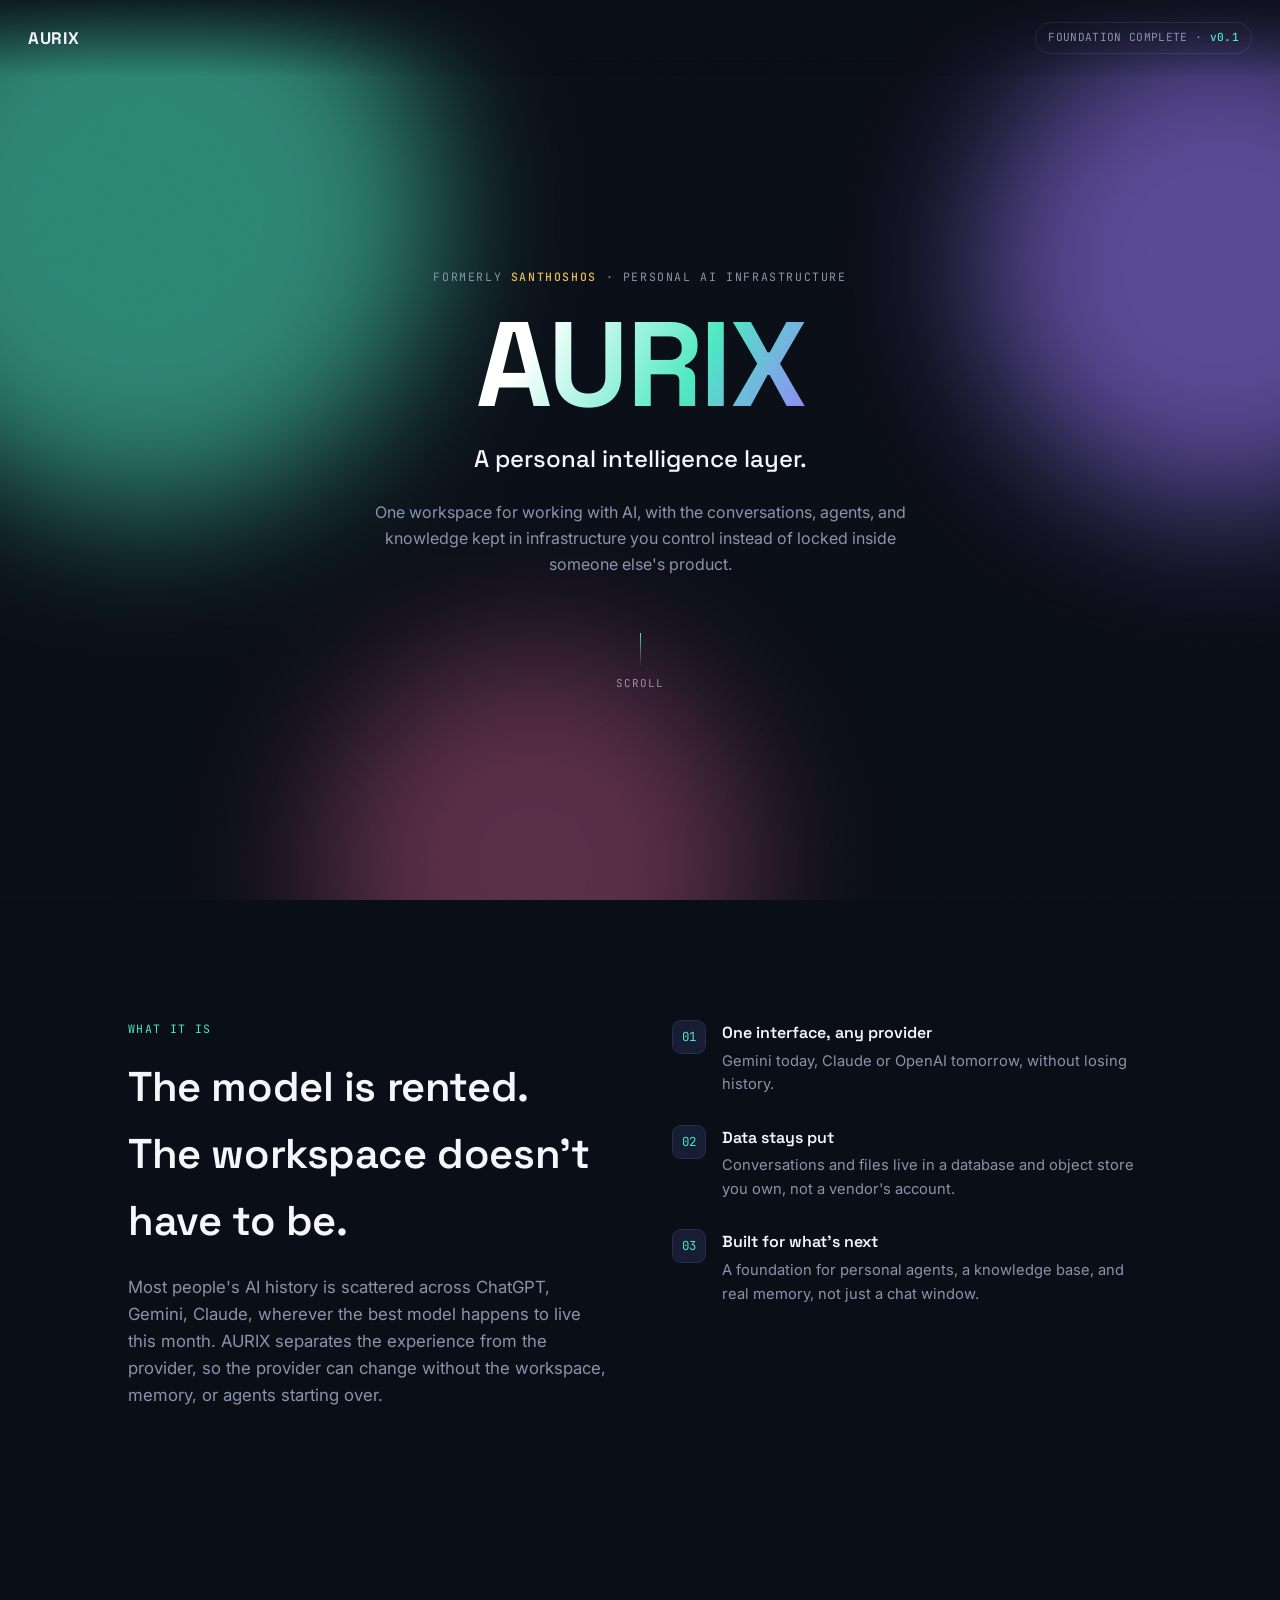
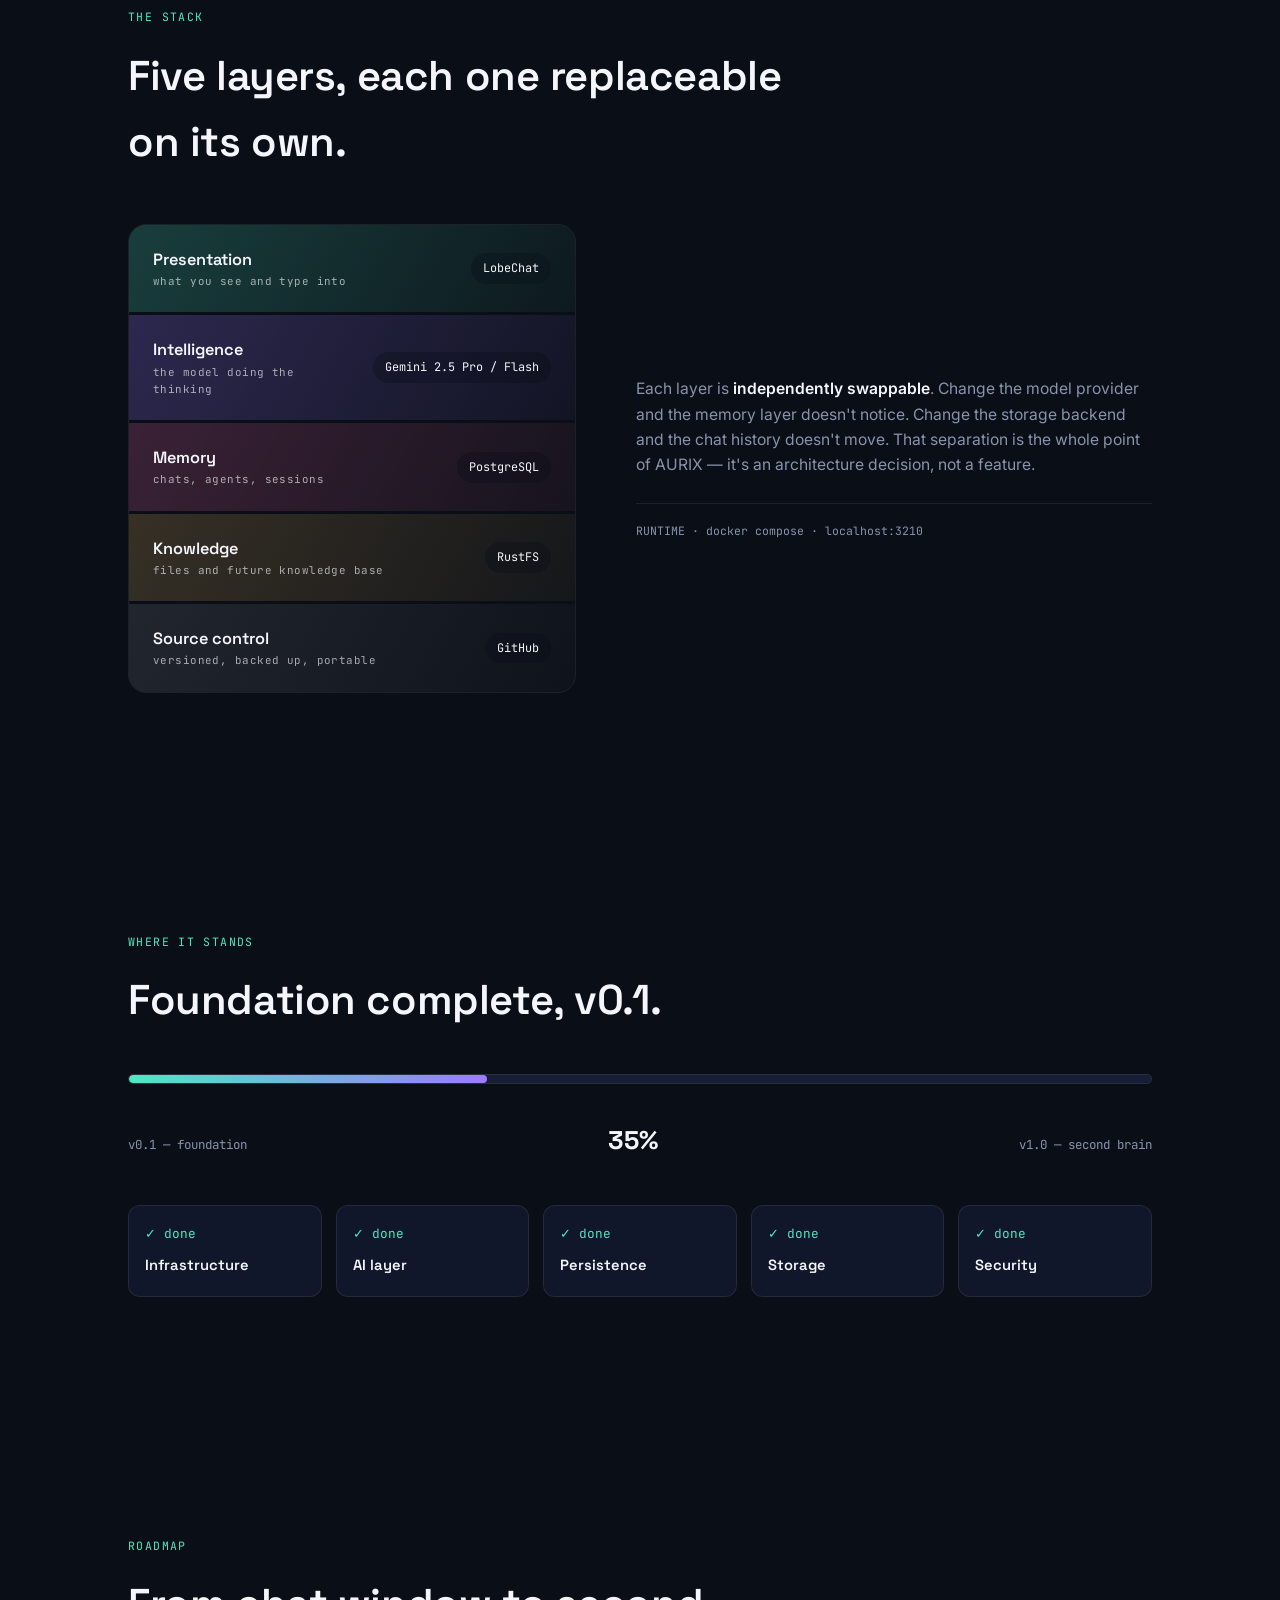
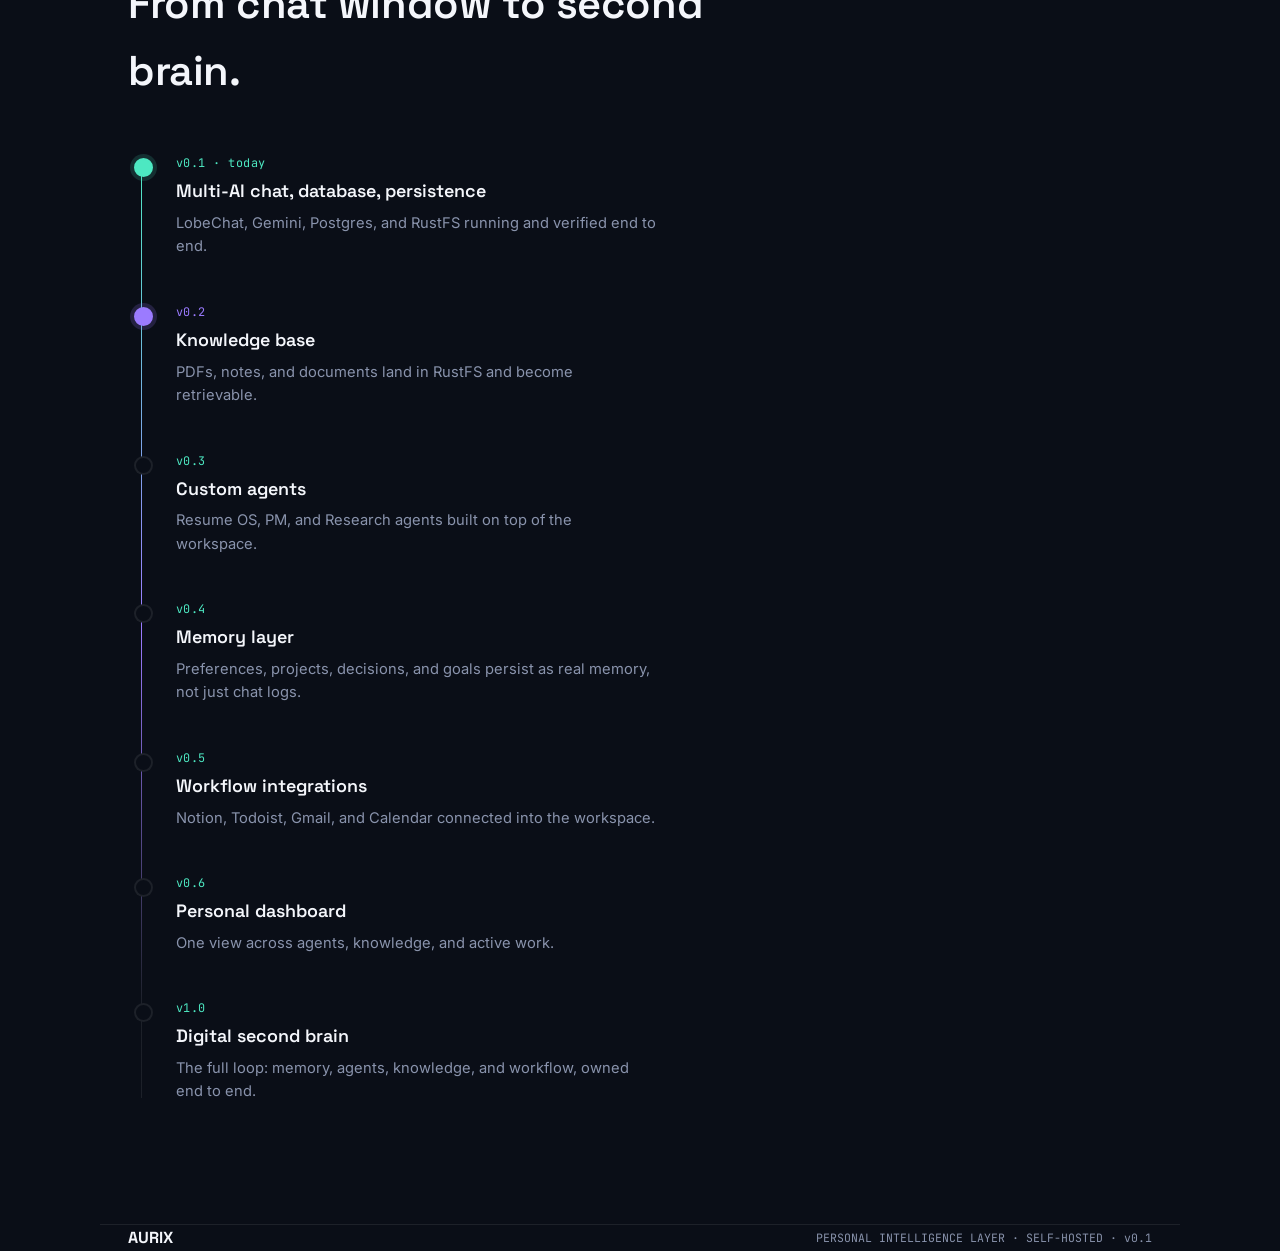
<file: auri/docs/index.html>
<!DOCTYPE html>
<html lang="en">
<head>
<meta charset="UTF-8">
<meta name="viewport" content="width=device-width, initial-scale=1.0">
<title>AURIX — Personal Intelligence Layer</title>
<link rel="preconnect" href="https://fonts.googleapis.com">
<link rel="preconnect" href="https://fonts.gstatic.com" crossorigin>
<link href="https://fonts.googleapis.com/css2?family=Space+Grotesk:wght@400;500;600;700&family=Inter:wght@400;500;600&family=JetBrains+Mono:wght@400;500&display=swap" rel="stylesheet">
<style>
  :root{
    --void:#0a0e17;
    --surface:#11172a;
    --surface-2:#161d35;
    --line: rgba(244,246,251,0.08);
    --teal:#4de8c2;
    --violet:#9b7bff;
    --magenta:#ff6fb0;
    --gold:#e8b95c;
    --text:#f4f6fb;
    --muted:#8993ac;
    --display: 'Space Grotesk', ui-sans-serif, system-ui, sans-serif;
    --body: 'Inter', ui-sans-serif, system-ui, sans-serif;
    --mono: 'JetBrains Mono', ui-monospace, 'SF Mono', Menlo, monospace;
  }

  *{box-sizing:border-box; margin:0; padding:0;}

  html{scroll-behavior:smooth;}

  body{
    background:var(--void);
    color:var(--text);
    font-family:var(--body);
    line-height:1.6;
    -webkit-font-smoothing:antialiased;
    overflow-x:hidden;
  }

  ::selection{ background:var(--violet); color:var(--void); }

  a{ color:inherit; }

  :focus-visible{
    outline:2px solid var(--teal);
    outline-offset:3px;
    border-radius:2px;
  }

  .wrap{
    max-width:1080px;
    margin:0 auto;
    padding:0 28px;
  }

  /* grain texture overlay */
  .grain{
    position:fixed; inset:0; pointer-events:none; z-index:50;
    opacity:0.035; mix-blend-mode:overlay;
  }

  /* ---------- nav ---------- */
  .nav{
    position:fixed; top:0; left:0; right:0; z-index:40;
    display:flex; align-items:center; justify-content:space-between;
    padding:22px 28px;
    backdrop-filter:blur(10px);
    background:linear-gradient(to bottom, rgba(10,14,23,0.85), transparent);
  }
  .nav__mark{
    font-family:var(--display); font-weight:700; font-size:1.05rem;
    letter-spacing:0.04em;
  }
  .nav__status{
    font-family:var(--mono); font-size:0.7rem; color:var(--muted);
    border:1px solid var(--line); padding:6px 12px; border-radius:100px;
    letter-spacing:0.03em;
  }
  .nav__status b{ color:var(--teal); font-weight:500; }

  /* ---------- hero ---------- */
  .hero{
    position:relative;
    min-height:100svh;
    display:flex; flex-direction:column; align-items:center; justify-content:center;
    text-align:center;
    padding:140px 28px 80px;
    overflow:hidden;
  }

  .aurora{
    position:absolute; inset:-20%;
    z-index:0;
    filter:blur(70px);
    opacity:0.55;
  }
  .aurora span{
    position:absolute; border-radius:50%;
    mix-blend-mode:screen;
  }
  .aurora span:nth-child(1){
    width:46vw; height:46vw; left:6%; top:8%;
    background:var(--teal);
    animation:drift1 22s ease-in-out infinite alternate;
  }
  .aurora span:nth-child(2){
    width:38vw; height:38vw; right:4%; top:16%;
    background:var(--violet);
    animation:drift2 26s ease-in-out infinite alternate;
  }
  .aurora span:nth-child(3){
    width:34vw; height:34vw; left:32%; bottom:0%;
    background:var(--magenta);
    opacity:0.6;
    animation:drift3 19s ease-in-out infinite alternate;
  }
  @keyframes drift1{ from{ transform:translate(0,0) scale(1);} to{ transform:translate(6%,8%) scale(1.12);} }
  @keyframes drift2{ from{ transform:translate(0,0) scale(1);} to{ transform:translate(-8%,4%) scale(0.92);} }
  @keyframes drift3{ from{ transform:translate(0,0) scale(1);} to{ transform:translate(4%,-6%) scale(1.08);} }

  .hero__content{ position:relative; z-index:2; }

  .hero__eyebrow{
    font-family:var(--mono); font-size:0.72rem; color:var(--muted);
    letter-spacing:0.14em; text-transform:uppercase;
    margin-bottom:22px;
  }
  .hero__eyebrow b{ color:var(--gold); font-weight:500; }

  .hero__title{
    font-family:var(--display); font-weight:700;
    font-size:clamp(3.4rem, 11vw, 7.5rem);
    letter-spacing:-0.02em;
    line-height:0.95;
    background:linear-gradient(120deg, #fff 30%, var(--teal) 60%, var(--violet) 85%);
    -webkit-background-clip:text; background-clip:text; color:transparent;
  }

  .hero__tagline{
    font-family:var(--display); font-weight:500;
    font-size:clamp(1.1rem, 2.4vw, 1.5rem);
    color:var(--text);
    margin-top:18px;
  }

  .hero__desc{
    max-width:540px; margin:22px auto 0;
    color:var(--muted); font-size:1rem;
  }

  .hero__cue{
    margin-top:56px;
    font-family:var(--mono); font-size:0.68rem; color:var(--muted);
    letter-spacing:0.1em; text-transform:uppercase;
    display:flex; flex-direction:column; align-items:center; gap:8px;
  }
  .hero__cue i{
    width:1px; height:34px; background:linear-gradient(var(--teal), transparent);
    animation:pulse 2s ease-in-out infinite;
  }
  @keyframes pulse{ 0%,100%{opacity:0.3;} 50%{opacity:1;} }

  /* ---------- section shell ---------- */
  section{ position:relative; padding:120px 0; }
  .section__eyebrow{
    font-family:var(--mono); font-size:0.72rem; color:var(--teal);
    letter-spacing:0.12em; text-transform:uppercase;
    margin-bottom:16px;
  }
  .section__title{
    font-family:var(--display); font-weight:600;
    font-size:clamp(1.8rem, 4vw, 2.6rem);
    letter-spacing:-0.01em;
    max-width:680px;
  }

  .reveal{
    opacity:0; transform:translateY(18px);
    transition:opacity 0.7s ease, transform 0.7s ease;
  }
  .reveal.is-visible{ opacity:1; transform:translateY(0); }

  /* ---------- what it is ---------- */
  .premise{
    display:grid; grid-template-columns:1fr 1fr; gap:64px;
    align-items:start;
  }
  .premise__lede{
    font-family:var(--body); font-size:1.05rem; color:var(--muted);
  }
  .premise__points{ display:flex; flex-direction:column; gap:28px; }
  .point{ display:flex; gap:16px; }
  .point__glyph{
    flex:none; width:34px; height:34px; border-radius:9px;
    background:var(--surface-2); border:1px solid var(--line);
    display:flex; align-items:center; justify-content:center;
    font-family:var(--mono); font-size:0.78rem; color:var(--teal);
  }
  .point__body h4{
    font-family:var(--display); font-weight:600; font-size:1rem; margin-bottom:4px;
  }
  .point__body p{ color:var(--muted); font-size:0.92rem; }

  /* ---------- the stack (signature) ---------- */
  .stack{ padding-top:80px; }
  .stack__layout{
    display:grid; grid-template-columns:1fr 1.15fr; gap:60px; align-items:center;
  }
  .stack__diagram{
    display:flex; flex-direction:column; gap:3px;
    border-radius:18px; overflow:hidden;
    border:1px solid var(--line);
  }
  .band{
    position:relative;
    padding:22px 24px;
    display:flex; align-items:center; justify-content:space-between;
    gap:16px;
    transition:padding 0.35s ease;
  }
  .band:hover{ padding-block:30px; }
  .band__name{ font-family:var(--display); font-weight:600; font-size:1.02rem; }
  .band__role{ font-family:var(--mono); font-size:0.68rem; color:rgba(244,246,251,0.65); letter-spacing:0.04em; }
  .band__tool{
    font-family:var(--mono); font-size:0.74rem;
    background:rgba(10,14,23,0.35); padding:6px 12px; border-radius:100px;
    white-space:nowrap;
  }
  .band--presentation{ background:linear-gradient(120deg, rgba(77,232,194,0.22), rgba(77,232,194,0.05)); }
  .band--intelligence{ background:linear-gradient(120deg, rgba(155,123,255,0.24), rgba(155,123,255,0.06)); }
  .band--memory{ background:linear-gradient(120deg, rgba(255,111,176,0.2), rgba(255,111,176,0.05)); }
  .band--knowledge{ background:linear-gradient(120deg, rgba(232,185,92,0.2), rgba(232,185,92,0.05)); }
  .band--source{ background:linear-gradient(120deg, rgba(244,246,251,0.1), rgba(244,246,251,0.02)); }

  .stack__note{ color:var(--muted); font-size:0.98rem; }
  .stack__note strong{ color:var(--text); font-weight:600; }
  .stack__caption{
    font-family:var(--mono); font-size:0.72rem; color:var(--muted);
    margin-top:26px; padding-top:18px; border-top:1px solid var(--line);
  }

  /* ---------- status ---------- */
  .status__bar-shell{
    width:100%; height:10px; border-radius:100px; background:var(--surface-2);
    border:1px solid var(--line); overflow:hidden; margin:28px 0 36px;
  }
  .status__bar-fill{
    height:100%; width:35%;
    background:linear-gradient(90deg, var(--teal), var(--violet));
    border-radius:100px;
  }
  .status__meta{
    display:flex; justify-content:space-between; align-items:baseline;
    font-family:var(--mono); font-size:0.78rem; color:var(--muted);
  }
  .status__meta b{ color:var(--text); font-size:1.6rem; font-family:var(--display); font-weight:700; }

  .checklist{
    display:grid; grid-template-columns:repeat(5, 1fr); gap:14px;
    margin-top:44px;
  }
  .check{
    border:1px solid var(--line); border-radius:12px; padding:18px 16px;
    background:var(--surface);
  }
  .check__mark{ color:var(--teal); font-family:var(--mono); font-size:0.8rem; margin-bottom:10px; display:block; }
  .check__label{ font-family:var(--display); font-weight:600; font-size:0.92rem; }

  /* ---------- roadmap ---------- */
  .timeline{ position:relative; margin-top:50px; }
  .timeline::before{
    content:''; position:absolute; left:13px; top:6px; bottom:6px; width:1px;
    background:linear-gradient(var(--teal), var(--violet) 50%, var(--line) 90%);
  }
  .tl-item{
    position:relative; padding-left:48px; padding-bottom:44px;
  }
  .tl-item:last-child{ padding-bottom:0; }
  .tl-item::before{
    content:''; position:absolute; left:6px; top:4px;
    width:15px; height:15px; border-radius:50%;
    background:var(--void); border:2px solid var(--line);
  }
  .tl-item--done::before{ background:var(--teal); border-color:var(--teal); box-shadow:0 0 0 4px rgba(77,232,194,0.15); }
  .tl-item--now::before{ background:var(--violet); border-color:var(--violet); box-shadow:0 0 0 4px rgba(155,123,255,0.18); }
  .tl-item__ver{ font-family:var(--mono); font-size:0.74rem; color:var(--teal); letter-spacing:0.04em; }
  .tl-item--now .tl-item__ver{ color:var(--violet); }
  .tl-item__title{ font-family:var(--display); font-weight:600; font-size:1.12rem; margin:4px 0 6px; }
  .tl-item__desc{ color:var(--muted); font-size:0.92rem; max-width:480px; }

  /* ---------- footer ---------- */
  footer{
    padding:70px 0 50px; border-top:1px solid var(--line);
    display:flex; justify-content:space-between; align-items:center; flex-wrap:wrap; gap:16px;
  }
  footer .mark{ font-family:var(--display); font-weight:700; }
  footer .meta{ font-family:var(--mono); font-size:0.72rem; color:var(--muted); }

  /* ---------- responsive ---------- */
  @media (max-width:840px){
    .premise{ grid-template-columns:1fr; gap:36px; }
    .stack__layout{ grid-template-columns:1fr; gap:34px; }
    .checklist{ grid-template-columns:repeat(2,1fr); }
  }
  @media (max-width:520px){
    .nav__status{ display:none; }
    section{ padding:80px 0; }
    .checklist{ grid-template-columns:1fr 1fr; }
    .band{ flex-direction:column; align-items:flex-start; gap:8px; }
  }

  @media (prefers-reduced-motion: reduce){
    .aurora span, .hero__cue i{ animation:none !important; }
    .reveal{ transition:none; opacity:1; transform:none; }
  }
</style>
</head>
<body>

<svg class="grain" width="100%" height="100%">
  <filter id="noise"><feTurbulence type="fractalNoise" baseFrequency="0.85" numOctaves="2" stitchTiles="stitch"/></filter>
  <rect width="100%" height="100%" filter="url(#noise)"/>
</svg>

<nav class="nav">
  <div class="nav__mark">AURIX</div>
  <div class="nav__status">FOUNDATION COMPLETE · <b>v0.1</b></div>
</nav>

<header class="hero">
  <div class="aurora" aria-hidden="true"><span></span><span></span><span></span></div>
  <div class="hero__content">
    <p class="hero__eyebrow">formerly <b>santhoshOS</b> · personal AI infrastructure</p>
    <h1 class="hero__title">AURIX</h1>
    <p class="hero__tagline">A personal intelligence layer.</p>
    <p class="hero__desc">One workspace for working with AI, with the conversations, agents, and knowledge kept in infrastructure you control instead of locked inside someone else's product.</p>
  </div>
  <div class="hero__cue"><i></i>scroll</div>
</header>

<main class="wrap">

  <section class="premise" id="what">
    <div>
      <p class="section__eyebrow reveal">What it is</p>
      <h2 class="section__title reveal">The model is rented. The workspace doesn't have to be.</h2>
      <p class="premise__lede reveal" style="margin-top:20px;">Most people's AI history is scattered across ChatGPT, Gemini, Claude, wherever the best model happens to live this month. AURIX separates the experience from the provider, so the provider can change without the workspace, memory, or agents starting over.</p>
    </div>
    <div class="premise__points">
      <div class="point reveal">
        <div class="point__glyph">01</div>
        <div class="point__body"><h4>One interface, any provider</h4><p>Gemini today, Claude or OpenAI tomorrow, without losing history.</p></div>
      </div>
      <div class="point reveal">
        <div class="point__glyph">02</div>
        <div class="point__body"><h4>Data stays put</h4><p>Conversations and files live in a database and object store you own, not a vendor's account.</p></div>
      </div>
      <div class="point reveal">
        <div class="point__glyph">03</div>
        <div class="point__body"><h4>Built for what's next</h4><p>A foundation for personal agents, a knowledge base, and real memory, not just a chat window.</p></div>
      </div>
    </div>
  </section>

  <section class="stack" id="stack">
    <p class="section__eyebrow reveal">The stack</p>
    <h2 class="section__title reveal">Five layers, each one replaceable on its own.</h2>

    <div class="stack__layout" style="margin-top:48px;">
      <div class="stack__diagram reveal">
        <div class="band band--presentation">
          <div><div class="band__name">Presentation</div><div class="band__role">what you see and type into</div></div>
          <div class="band__tool">LobeChat</div>
        </div>
        <div class="band band--intelligence">
          <div><div class="band__name">Intelligence</div><div class="band__role">the model doing the thinking</div></div>
          <div class="band__tool">Gemini 2.5 Pro / Flash</div>
        </div>
        <div class="band band--memory">
          <div><div class="band__name">Memory</div><div class="band__role">chats, agents, sessions</div></div>
          <div class="band__tool">PostgreSQL</div>
        </div>
        <div class="band band--knowledge">
          <div><div class="band__name">Knowledge</div><div class="band__role">files and future knowledge base</div></div>
          <div class="band__tool">RustFS</div>
        </div>
        <div class="band band--source">
          <div><div class="band__name">Source control</div><div class="band__role">versioned, backed up, portable</div></div>
          <div class="band__tool">GitHub</div>
        </div>
      </div>

      <div class="reveal">
        <p class="stack__note">Each layer is <strong>independently swappable</strong>. Change the model provider and the memory layer doesn't notice. Change the storage backend and the chat history doesn't move. That separation is the whole point of AURIX &mdash; it's an architecture decision, not a feature.</p>
        <p class="stack__caption">RUNTIME &middot; docker compose &middot; localhost:3210</p>
      </div>
    </div>
  </section>

  <section class="status" id="status">
    <p class="section__eyebrow reveal">Where it stands</p>
    <h2 class="section__title reveal">Foundation complete, v0.1.</h2>

    <div class="reveal" style="margin-top:40px;">
      <div class="status__bar-shell"><div class="status__bar-fill"></div></div>
      <div class="status__meta">
        <span>v0.1 &mdash; foundation</span>
        <b>35%</b>
        <span>v1.0 &mdash; second brain</span>
      </div>
    </div>

    <div class="checklist reveal">
      <div class="check"><span class="check__mark">✓ done</span><div class="check__label">Infrastructure</div></div>
      <div class="check"><span class="check__mark">✓ done</span><div class="check__label">AI layer</div></div>
      <div class="check"><span class="check__mark">✓ done</span><div class="check__label">Persistence</div></div>
      <div class="check"><span class="check__mark">✓ done</span><div class="check__label">Storage</div></div>
      <div class="check"><span class="check__mark">✓ done</span><div class="check__label">Security</div></div>
    </div>
  </section>

  <section class="roadmap" id="roadmap">
    <p class="section__eyebrow reveal">Roadmap</p>
    <h2 class="section__title reveal">From chat window to second brain.</h2>

    <div class="timeline">
      <div class="tl-item tl-item--done reveal">
        <div class="tl-item__ver">v0.1 &middot; today</div>
        <div class="tl-item__title">Multi-AI chat, database, persistence</div>
        <div class="tl-item__desc">LobeChat, Gemini, Postgres, and RustFS running and verified end to end.</div>
      </div>
      <div class="tl-item tl-item--now reveal">
        <div class="tl-item__ver">v0.2</div>
        <div class="tl-item__title">Knowledge base</div>
        <div class="tl-item__desc">PDFs, notes, and documents land in RustFS and become retrievable.</div>
      </div>
      <div class="tl-item reveal">
        <div class="tl-item__ver">v0.3</div>
        <div class="tl-item__title">Custom agents</div>
        <div class="tl-item__desc">Resume OS, PM, and Research agents built on top of the workspace.</div>
      </div>
      <div class="tl-item reveal">
        <div class="tl-item__ver">v0.4</div>
        <div class="tl-item__title">Memory layer</div>
        <div class="tl-item__desc">Preferences, projects, decisions, and goals persist as real memory, not just chat logs.</div>
      </div>
      <div class="tl-item reveal">
        <div class="tl-item__ver">v0.5</div>
        <div class="tl-item__title">Workflow integrations</div>
        <div class="tl-item__desc">Notion, Todoist, Gmail, and Calendar connected into the workspace.</div>
      </div>
      <div class="tl-item reveal">
        <div class="tl-item__ver">v0.6</div>
        <div class="tl-item__title">Personal dashboard</div>
        <div class="tl-item__desc">One view across agents, knowledge, and active work.</div>
      </div>
      <div class="tl-item reveal">
        <div class="tl-item__ver">v1.0</div>
        <div class="tl-item__title">Digital second brain</div>
        <div class="tl-item__desc">The full loop: memory, agents, knowledge, and workflow, owned end to end.</div>
      </div>
    </div>
  </section>

</main>

<footer class="wrap">
  <div class="mark">AURIX</div>
  <div class="meta">PERSONAL INTELLIGENCE LAYER &middot; SELF-HOSTED &middot; v0.1</div>
</footer>

<script>
  const items = document.querySelectorAll('.reveal');
  const io = new IntersectionObserver((entries) => {
    entries.forEach(e => {
      if (e.isIntersecting) {
        e.target.classList.add('is-visible');
        io.unobserve(e.target);
      }
    });
  }, { threshold: 0.15 });
  items.forEach(el => io.observe(el));
</script>

</body>
</html>
</file>
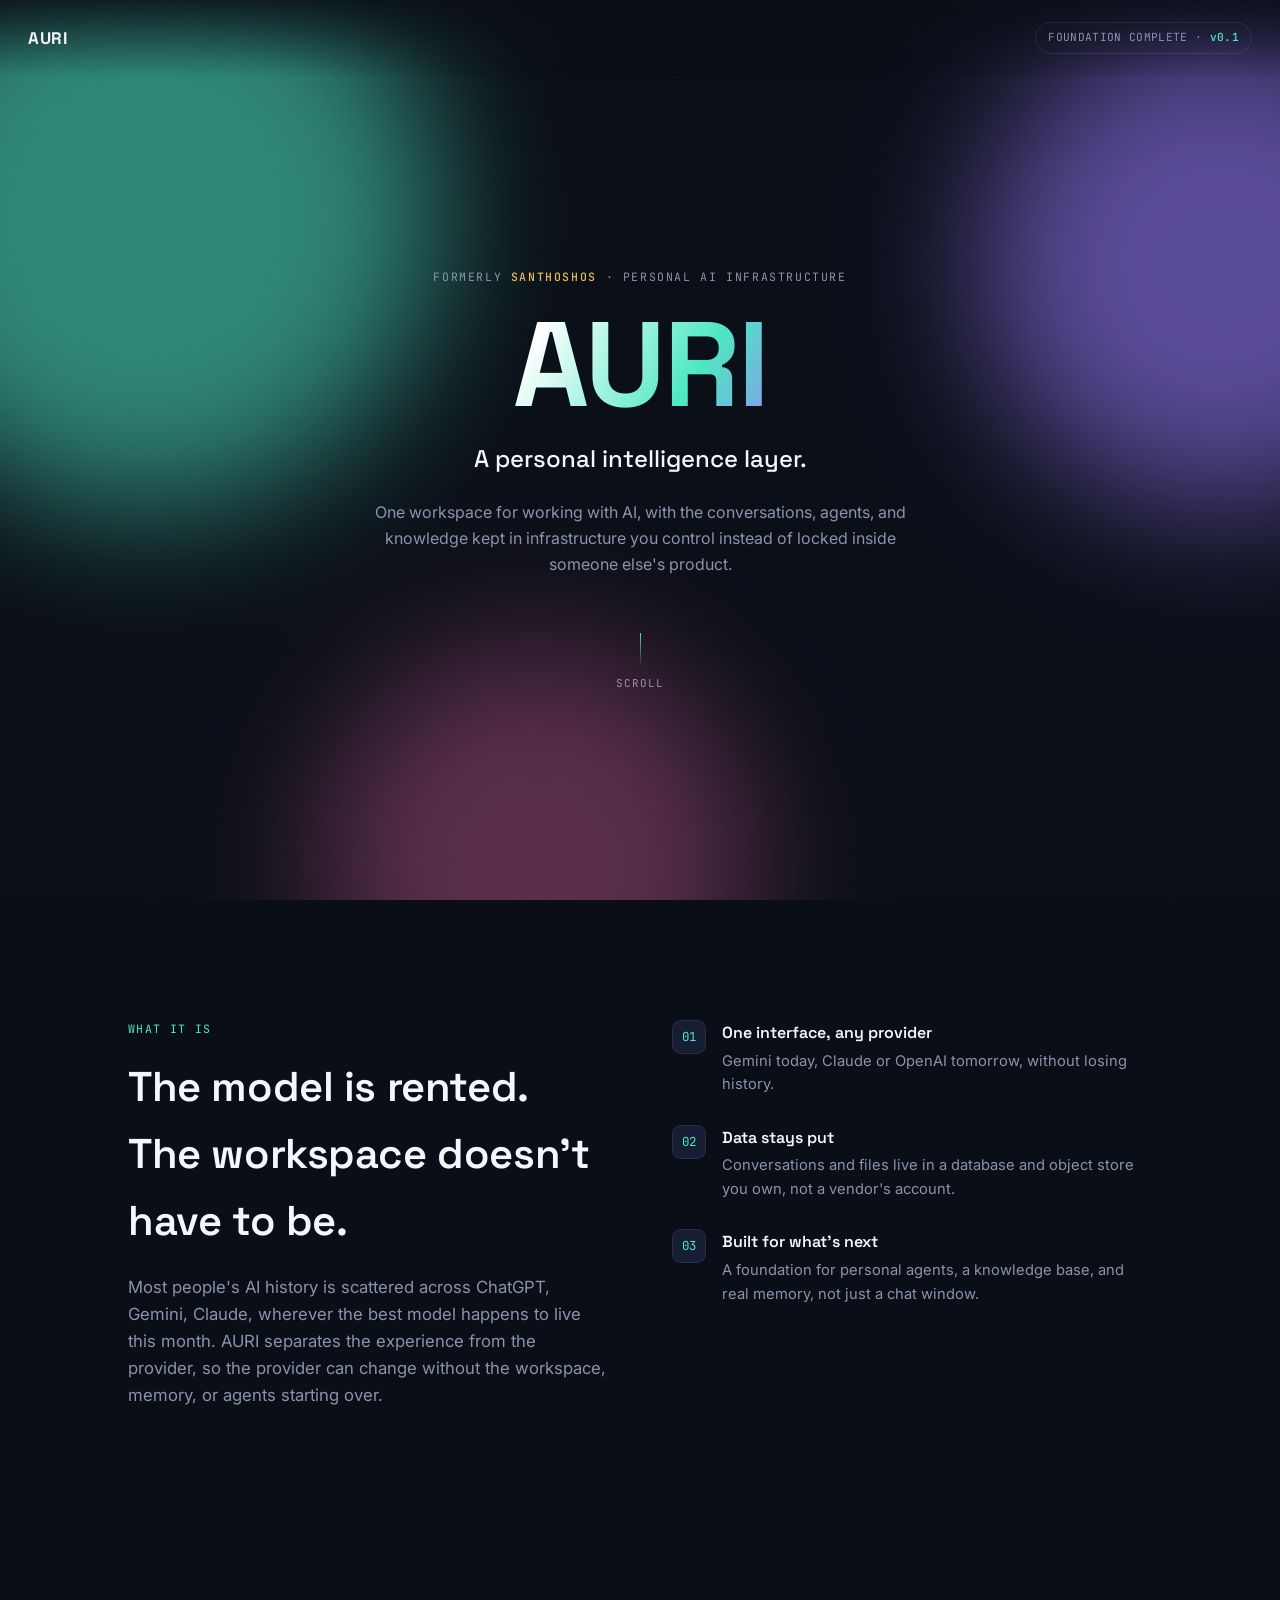
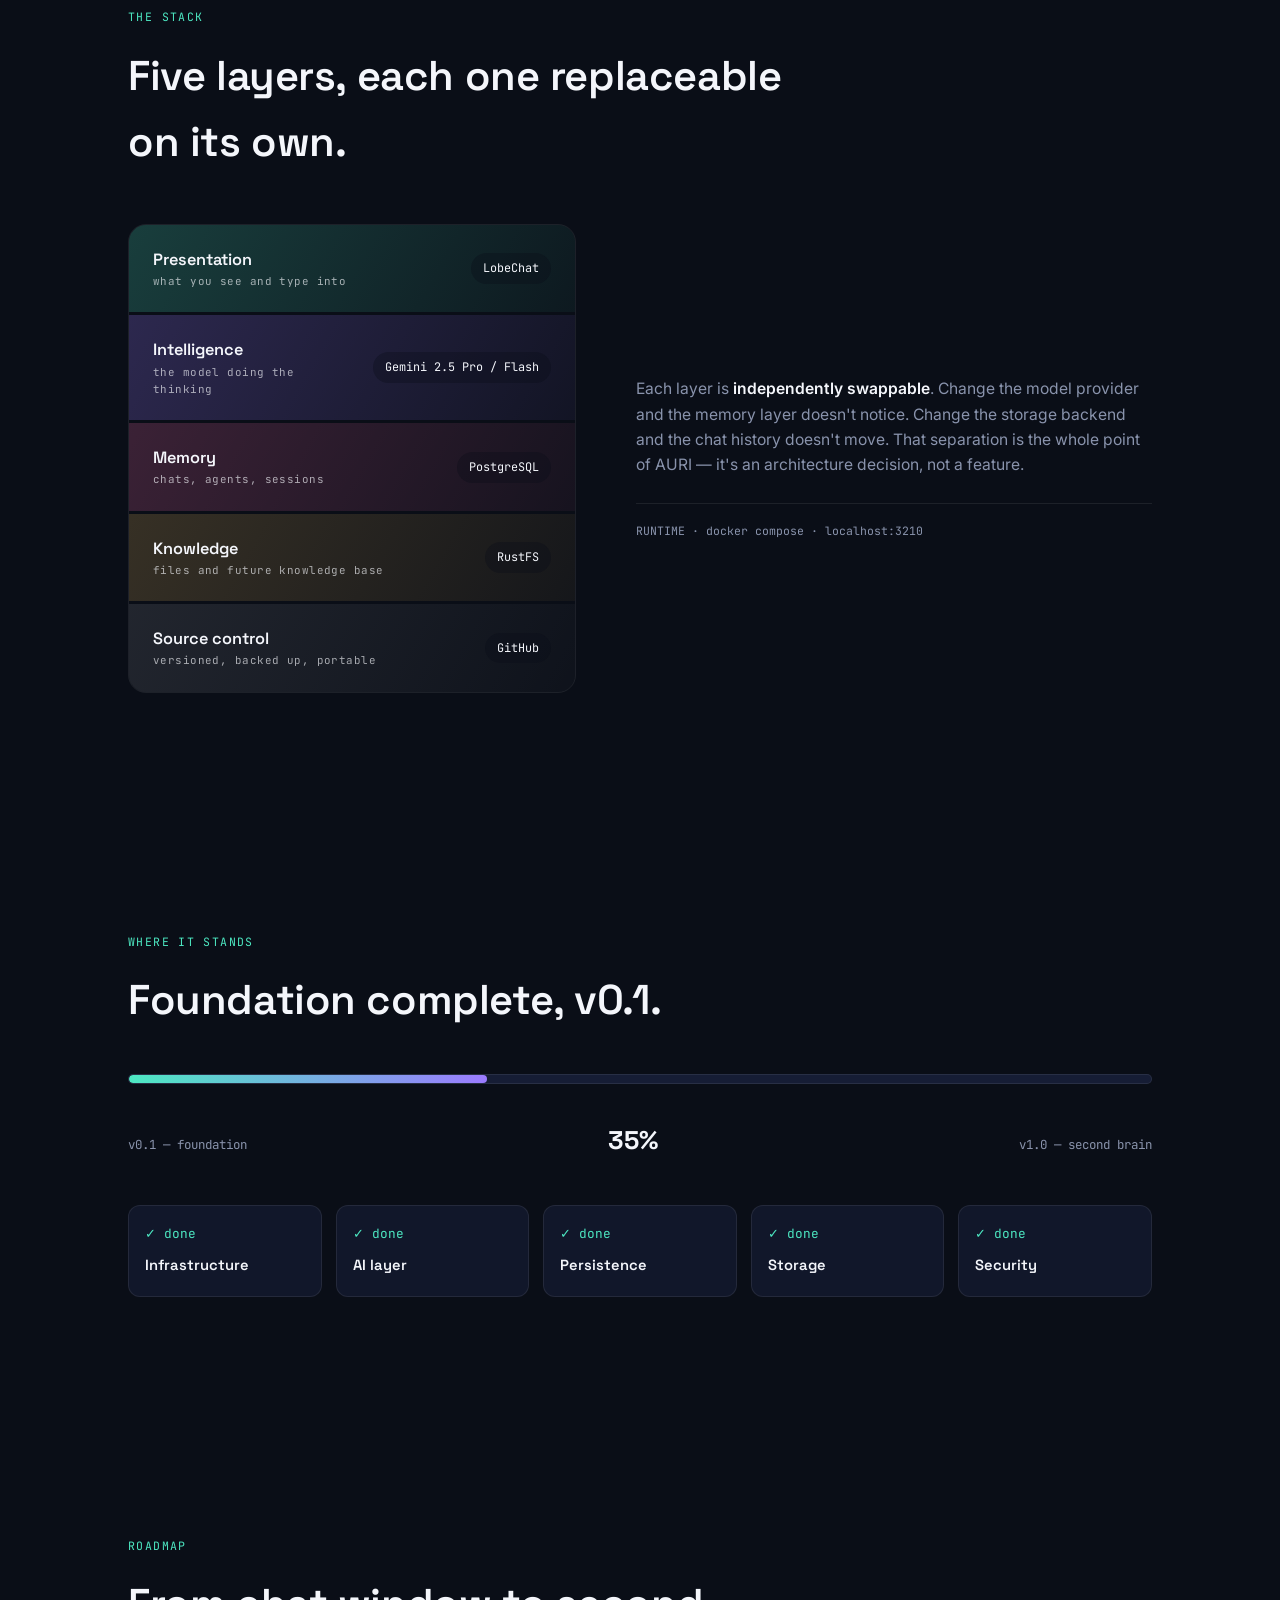
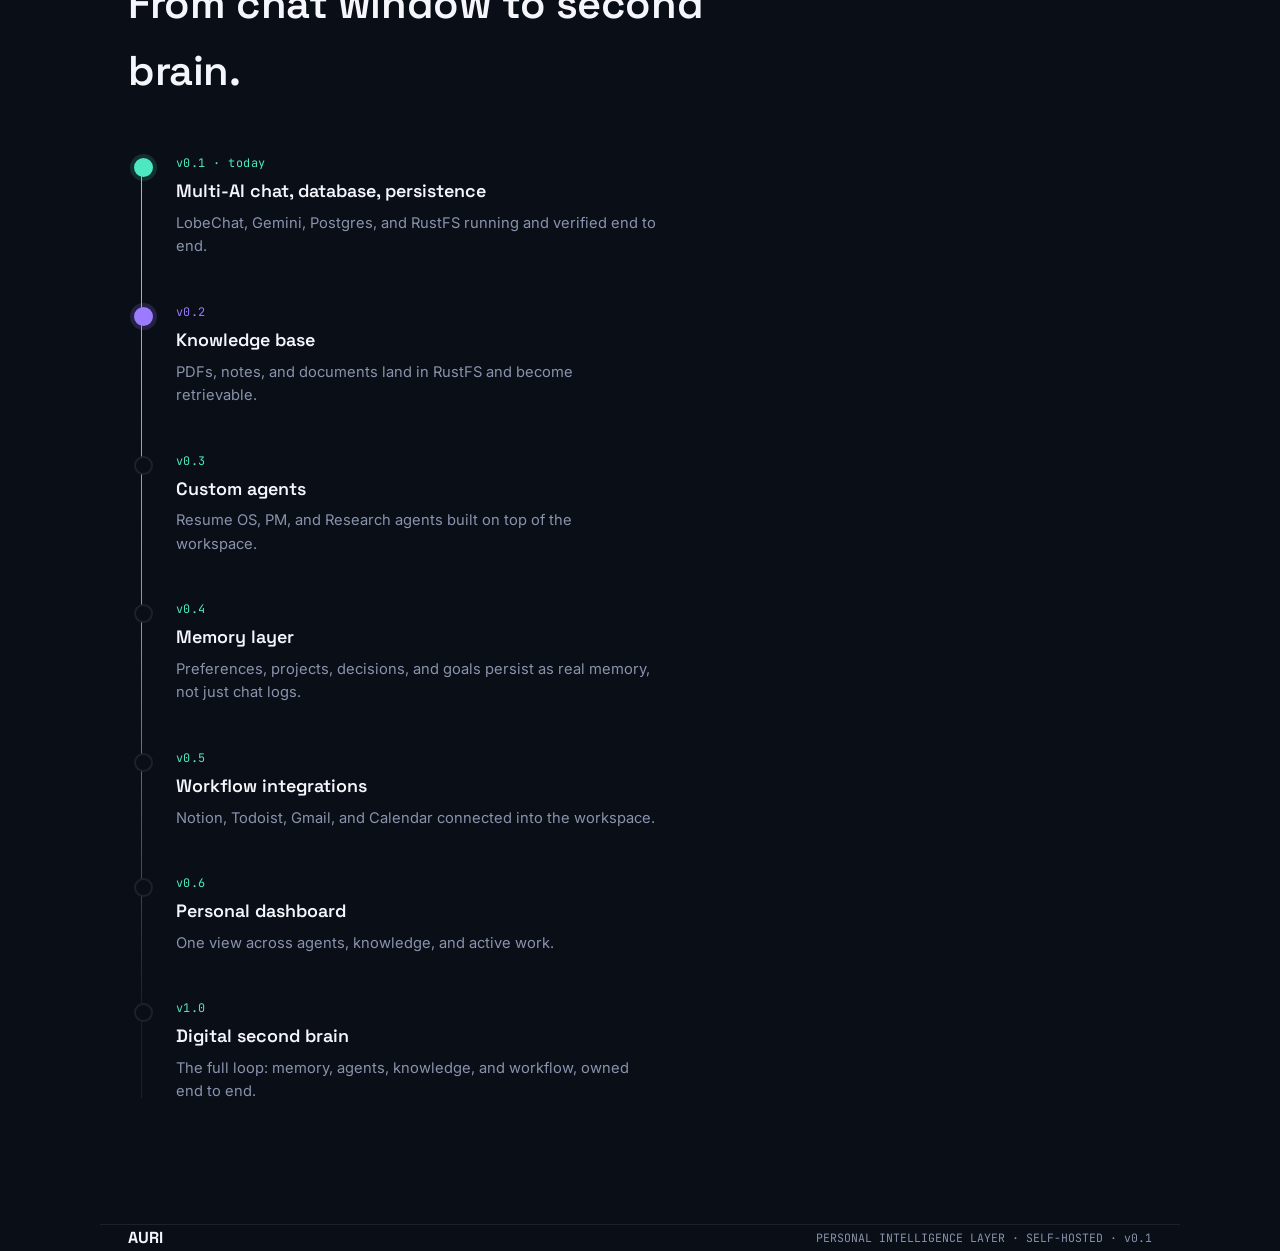
<file: auri/home/index.html>
<!DOCTYPE html>
<html lang="en">
<head>
<meta charset="UTF-8">
<meta name="viewport" content="width=device-width, initial-scale=1.0">
<title>AURI — Personal Intelligence Layer</title>
<link rel="preconnect" href="https://fonts.googleapis.com">
<link rel="preconnect" href="https://fonts.gstatic.com" crossorigin>
<link href="https://fonts.googleapis.com/css2?family=Space+Grotesk:wght@400;500;600;700&family=Inter:wght@400;500;600&family=JetBrains+Mono:wght@400;500&display=swap" rel="stylesheet">
<style>
  :root{
    --void:#0a0e17;
    --surface:#11172a;
    --surface-2:#161d35;
    --line: rgba(244,246,251,0.08);
    --teal:#4de8c2;
    --violet:#9b7bff;
    --magenta:#ff6fb0;
    --gold:#e8b95c;
    --text:#f4f6fb;
    --muted:#8993ac;
    --display: 'Space Grotesk', ui-sans-serif, system-ui, sans-serif;
    --body: 'Inter', ui-sans-serif, system-ui, sans-serif;
    --mono: 'JetBrains Mono', ui-monospace, 'SF Mono', Menlo, monospace;
  }

  *{box-sizing:border-box; margin:0; padding:0;}

  html{scroll-behavior:smooth;}

  body{
    background:var(--void);
    color:var(--text);
    font-family:var(--body);
    line-height:1.6;
    -webkit-font-smoothing:antialiased;
    overflow-x:hidden;
  }

  ::selection{ background:var(--violet); color:var(--void); }

  a{ color:inherit; }

  :focus-visible{
    outline:2px solid var(--teal);
    outline-offset:3px;
    border-radius:2px;
  }

  .wrap{
    max-width:1080px;
    margin:0 auto;
    padding:0 28px;
  }

  /* grain texture overlay */
  .grain{
    position:fixed; inset:0; pointer-events:none; z-index:50;
    opacity:0.035; mix-blend-mode:overlay;
  }

  /* ---------- nav ---------- */
  .nav{
    position:fixed; top:0; left:0; right:0; z-index:40;
    display:flex; align-items:center; justify-content:space-between;
    padding:22px 28px;
    backdrop-filter:blur(10px);
    background:linear-gradient(to bottom, rgba(10,14,23,0.85), transparent);
  }
  .nav__mark{
    font-family:var(--display); font-weight:700; font-size:1.05rem;
    letter-spacing:0.04em;
  }
  .nav__status{
    font-family:var(--mono); font-size:0.7rem; color:var(--muted);
    border:1px solid var(--line); padding:6px 12px; border-radius:100px;
    letter-spacing:0.03em;
  }
  .nav__status b{ color:var(--teal); font-weight:500; }

  /* ---------- hero ---------- */
  .hero{
    position:relative;
    min-height:100svh;
    display:flex; flex-direction:column; align-items:center; justify-content:center;
    text-align:center;
    padding:140px 28px 80px;
    overflow:hidden;
  }

  .aurora{
    position:absolute; inset:-20%;
    z-index:0;
    filter:blur(70px);
    opacity:0.55;
  }
  .aurora span{
    position:absolute; border-radius:50%;
    mix-blend-mode:screen;
  }
  .aurora span:nth-child(1){
    width:46vw; height:46vw; left:6%; top:8%;
    background:var(--teal);
    animation:drift1 22s ease-in-out infinite alternate;
  }
  .aurora span:nth-child(2){
    width:38vw; height:38vw; right:4%; top:16%;
    background:var(--violet);
    animation:drift2 26s ease-in-out infinite alternate;
  }
  .aurora span:nth-child(3){
    width:34vw; height:34vw; left:32%; bottom:0%;
    background:var(--magenta);
    opacity:0.6;
    animation:drift3 19s ease-in-out infinite alternate;
  }
  @keyframes drift1{ from{ transform:translate(0,0) scale(1);} to{ transform:translate(6%,8%) scale(1.12);} }
  @keyframes drift2{ from{ transform:translate(0,0) scale(1);} to{ transform:translate(-8%,4%) scale(0.92);} }
  @keyframes drift3{ from{ transform:translate(0,0) scale(1);} to{ transform:translate(4%,-6%) scale(1.08);} }

  .hero__content{ position:relative; z-index:2; }

  .hero__eyebrow{
    font-family:var(--mono); font-size:0.72rem; color:var(--muted);
    letter-spacing:0.14em; text-transform:uppercase;
    margin-bottom:22px;
  }
  .hero__eyebrow b{ color:var(--gold); font-weight:500; }

  .hero__title{
    font-family:var(--display); font-weight:700;
    font-size:clamp(3.4rem, 11vw, 7.5rem);
    letter-spacing:-0.02em;
    line-height:0.95;
    background:linear-gradient(120deg, #fff 30%, var(--teal) 60%, var(--violet) 85%);
    -webkit-background-clip:text; background-clip:text; color:transparent;
  }

  .hero__tagline{
    font-family:var(--display); font-weight:500;
    font-size:clamp(1.1rem, 2.4vw, 1.5rem);
    color:var(--text);
    margin-top:18px;
  }

  .hero__desc{
    max-width:540px; margin:22px auto 0;
    color:var(--muted); font-size:1rem;
  }

  .hero__cue{
    margin-top:56px;
    font-family:var(--mono); font-size:0.68rem; color:var(--muted);
    letter-spacing:0.1em; text-transform:uppercase;
    display:flex; flex-direction:column; align-items:center; gap:8px;
  }
  .hero__cue i{
    width:1px; height:34px; background:linear-gradient(var(--teal), transparent);
    animation:pulse 2s ease-in-out infinite;
  }
  @keyframes pulse{ 0%,100%{opacity:0.3;} 50%{opacity:1;} }

  /* ---------- section shell ---------- */
  section{ position:relative; padding:120px 0; }
  .section__eyebrow{
    font-family:var(--mono); font-size:0.72rem; color:var(--teal);
    letter-spacing:0.12em; text-transform:uppercase;
    margin-bottom:16px;
  }
  .section__title{
    font-family:var(--display); font-weight:600;
    font-size:clamp(1.8rem, 4vw, 2.6rem);
    letter-spacing:-0.01em;
    max-width:680px;
  }

  .reveal{
    opacity:0; transform:translateY(18px);
    transition:opacity 0.7s ease, transform 0.7s ease;
  }
  .reveal.is-visible{ opacity:1; transform:translateY(0); }

  /* ---------- what it is ---------- */
  .premise{
    display:grid; grid-template-columns:1fr 1fr; gap:64px;
    align-items:start;
  }
  .premise__lede{
    font-family:var(--body); font-size:1.05rem; color:var(--muted);
  }
  .premise__points{ display:flex; flex-direction:column; gap:28px; }
  .point{ display:flex; gap:16px; }
  .point__glyph{
    flex:none; width:34px; height:34px; border-radius:9px;
    background:var(--surface-2); border:1px solid var(--line);
    display:flex; align-items:center; justify-content:center;
    font-family:var(--mono); font-size:0.78rem; color:var(--teal);
  }
  .point__body h4{
    font-family:var(--display); font-weight:600; font-size:1rem; margin-bottom:4px;
  }
  .point__body p{ color:var(--muted); font-size:0.92rem; }

  /* ---------- the stack (signature) ---------- */
  .stack{ padding-top:80px; }
  .stack__layout{
    display:grid; grid-template-columns:1fr 1.15fr; gap:60px; align-items:center;
  }
  .stack__diagram{
    display:flex; flex-direction:column; gap:3px;
    border-radius:18px; overflow:hidden;
    border:1px solid var(--line);
  }
  .band{
    position:relative;
    padding:22px 24px;
    display:flex; align-items:center; justify-content:space-between;
    gap:16px;
    transition:padding 0.35s ease;
  }
  .band:hover{ padding-block:30px; }
  .band__name{ font-family:var(--display); font-weight:600; font-size:1.02rem; }
  .band__role{ font-family:var(--mono); font-size:0.68rem; color:rgba(244,246,251,0.65); letter-spacing:0.04em; }
  .band__tool{
    font-family:var(--mono); font-size:0.74rem;
    background:rgba(10,14,23,0.35); padding:6px 12px; border-radius:100px;
    white-space:nowrap;
  }
  .band--presentation{ background:linear-gradient(120deg, rgba(77,232,194,0.22), rgba(77,232,194,0.05)); }
  .band--intelligence{ background:linear-gradient(120deg, rgba(155,123,255,0.24), rgba(155,123,255,0.06)); }
  .band--memory{ background:linear-gradient(120deg, rgba(255,111,176,0.2), rgba(255,111,176,0.05)); }
  .band--knowledge{ background:linear-gradient(120deg, rgba(232,185,92,0.2), rgba(232,185,92,0.05)); }
  .band--source{ background:linear-gradient(120deg, rgba(244,246,251,0.1), rgba(244,246,251,0.02)); }

  .stack__note{ color:var(--muted); font-size:0.98rem; }
  .stack__note strong{ color:var(--text); font-weight:600; }
  .stack__caption{
    font-family:var(--mono); font-size:0.72rem; color:var(--muted);
    margin-top:26px; padding-top:18px; border-top:1px solid var(--line);
  }

  /* ---------- status ---------- */
  .status__bar-shell{
    width:100%; height:10px; border-radius:100px; background:var(--surface-2);
    border:1px solid var(--line); overflow:hidden; margin:28px 0 36px;
  }
  .status__bar-fill{
    height:100%; width:35%;
    background:linear-gradient(90deg, var(--teal), var(--violet));
    border-radius:100px;
  }
  .status__meta{
    display:flex; justify-content:space-between; align-items:baseline;
    font-family:var(--mono); font-size:0.78rem; color:var(--muted);
  }
  .status__meta b{ color:var(--text); font-size:1.6rem; font-family:var(--display); font-weight:700; }

  .checklist{
    display:grid; grid-template-columns:repeat(5, 1fr); gap:14px;
    margin-top:44px;
  }
  .check{
    border:1px solid var(--line); border-radius:12px; padding:18px 16px;
    background:var(--surface);
  }
  .check__mark{ color:var(--teal); font-family:var(--mono); font-size:0.8rem; margin-bottom:10px; display:block; }
  .check__label{ font-family:var(--display); font-weight:600; font-size:0.92rem; }

  /* ---------- roadmap ---------- */
  .timeline{ position:relative; margin-top:50px; }
  .timeline::before{
    content:''; position:absolute; left:13px; top:6px; bottom:6px; width:1px;
    background:linear-gradient(var(--teal), var(--violet) 50%, var(--line) 90%);
  }
  .tl-item{
    position:relative; padding-left:48px; padding-bottom:44px;
  }
  .tl-item:last-child{ padding-bottom:0; }
  .tl-item::before{
    content:''; position:absolute; left:6px; top:4px;
    width:15px; height:15px; border-radius:50%;
    background:var(--void); border:2px solid var(--line);
  }
  .tl-item--done::before{ background:var(--teal); border-color:var(--teal); box-shadow:0 0 0 4px rgba(77,232,194,0.15); }
  .tl-item--now::before{ background:var(--violet); border-color:var(--violet); box-shadow:0 0 0 4px rgba(155,123,255,0.18); }
  .tl-item__ver{ font-family:var(--mono); font-size:0.74rem; color:var(--teal); letter-spacing:0.04em; }
  .tl-item--now .tl-item__ver{ color:var(--violet); }
  .tl-item__title{ font-family:var(--display); font-weight:600; font-size:1.12rem; margin:4px 0 6px; }
  .tl-item__desc{ color:var(--muted); font-size:0.92rem; max-width:480px; }

  /* ---------- footer ---------- */
  footer{
    padding:70px 0 50px; border-top:1px solid var(--line);
    display:flex; justify-content:space-between; align-items:center; flex-wrap:wrap; gap:16px;
  }
  footer .mark{ font-family:var(--display); font-weight:700; }
  footer .meta{ font-family:var(--mono); font-size:0.72rem; color:var(--muted); }

  /* ---------- responsive ---------- */
  @media (max-width:840px){
    .premise{ grid-template-columns:1fr; gap:36px; }
    .stack__layout{ grid-template-columns:1fr; gap:34px; }
    .checklist{ grid-template-columns:repeat(2,1fr); }
  }
  @media (max-width:520px){
    .nav__status{ display:none; }
    section{ padding:80px 0; }
    .checklist{ grid-template-columns:1fr 1fr; }
    .band{ flex-direction:column; align-items:flex-start; gap:8px; }
  }

  @media (prefers-reduced-motion: reduce){
    .aurora span, .hero__cue i{ animation:none !important; }
    .reveal{ transition:none; opacity:1; transform:none; }
  }
</style>
</head>
<body>

<svg class="grain" width="100%" height="100%">
  <filter id="noise"><feTurbulence type="fractalNoise" baseFrequency="0.85" numOctaves="2" stitchTiles="stitch"/></filter>
  <rect width="100%" height="100%" filter="url(#noise)"/>
</svg>

<nav class="nav">
  <div class="nav__mark">AURI</div>
  <div class="nav__status">FOUNDATION COMPLETE · <b>v0.1</b></div>
</nav>

<header class="hero">
  <div class="aurora" aria-hidden="true"><span></span><span></span><span></span></div>
  <div class="hero__content">
    <p class="hero__eyebrow">formerly <b>santhoshOS</b> · personal AI infrastructure</p>
    <h1 class="hero__title">AURI</h1>
    <p class="hero__tagline">A personal intelligence layer.</p>
    <p class="hero__desc">One workspace for working with AI, with the conversations, agents, and knowledge kept in infrastructure you control instead of locked inside someone else's product.</p>
  </div>
  <div class="hero__cue"><i></i>scroll</div>
</header>

<main class="wrap">

  <section class="premise" id="what">
    <div>
      <p class="section__eyebrow reveal">What it is</p>
      <h2 class="section__title reveal">The model is rented. The workspace doesn't have to be.</h2>
      <p class="premise__lede reveal" style="margin-top:20px;">Most people's AI history is scattered across ChatGPT, Gemini, Claude, wherever the best model happens to live this month. AURI separates the experience from the provider, so the provider can change without the workspace, memory, or agents starting over.</p>
    </div>
    <div class="premise__points">
      <div class="point reveal">
        <div class="point__glyph">01</div>
        <div class="point__body"><h4>One interface, any provider</h4><p>Gemini today, Claude or OpenAI tomorrow, without losing history.</p></div>
      </div>
      <div class="point reveal">
        <div class="point__glyph">02</div>
        <div class="point__body"><h4>Data stays put</h4><p>Conversations and files live in a database and object store you own, not a vendor's account.</p></div>
      </div>
      <div class="point reveal">
        <div class="point__glyph">03</div>
        <div class="point__body"><h4>Built for what's next</h4><p>A foundation for personal agents, a knowledge base, and real memory, not just a chat window.</p></div>
      </div>
    </div>
  </section>

  <section class="stack" id="stack">
    <p class="section__eyebrow reveal">The stack</p>
    <h2 class="section__title reveal">Five layers, each one replaceable on its own.</h2>

    <div class="stack__layout" style="margin-top:48px;">
      <div class="stack__diagram reveal">
        <div class="band band--presentation">
          <div><div class="band__name">Presentation</div><div class="band__role">what you see and type into</div></div>
          <div class="band__tool">LobeChat</div>
        </div>
        <div class="band band--intelligence">
          <div><div class="band__name">Intelligence</div><div class="band__role">the model doing the thinking</div></div>
          <div class="band__tool">Gemini 2.5 Pro / Flash</div>
        </div>
        <div class="band band--memory">
          <div><div class="band__name">Memory</div><div class="band__role">chats, agents, sessions</div></div>
          <div class="band__tool">PostgreSQL</div>
        </div>
        <div class="band band--knowledge">
          <div><div class="band__name">Knowledge</div><div class="band__role">files and future knowledge base</div></div>
          <div class="band__tool">RustFS</div>
        </div>
        <div class="band band--source">
          <div><div class="band__name">Source control</div><div class="band__role">versioned, backed up, portable</div></div>
          <div class="band__tool">GitHub</div>
        </div>
      </div>

      <div class="reveal">
        <p class="stack__note">Each layer is <strong>independently swappable</strong>. Change the model provider and the memory layer doesn't notice. Change the storage backend and the chat history doesn't move. That separation is the whole point of AURI &mdash; it's an architecture decision, not a feature.</p>
        <p class="stack__caption">RUNTIME &middot; docker compose &middot; localhost:3210</p>
      </div>
    </div>
  </section>

  <section class="status" id="status">
    <p class="section__eyebrow reveal">Where it stands</p>
    <h2 class="section__title reveal">Foundation complete, v0.1.</h2>

    <div class="reveal" style="margin-top:40px;">
      <div class="status__bar-shell"><div class="status__bar-fill"></div></div>
      <div class="status__meta">
        <span>v0.1 &mdash; foundation</span>
        <b>35%</b>
        <span>v1.0 &mdash; second brain</span>
      </div>
    </div>

    <div class="checklist reveal">
      <div class="check"><span class="check__mark">✓ done</span><div class="check__label">Infrastructure</div></div>
      <div class="check"><span class="check__mark">✓ done</span><div class="check__label">AI layer</div></div>
      <div class="check"><span class="check__mark">✓ done</span><div class="check__label">Persistence</div></div>
      <div class="check"><span class="check__mark">✓ done</span><div class="check__label">Storage</div></div>
      <div class="check"><span class="check__mark">✓ done</span><div class="check__label">Security</div></div>
    </div>
  </section>

  <section class="roadmap" id="roadmap">
    <p class="section__eyebrow reveal">Roadmap</p>
    <h2 class="section__title reveal">From chat window to second brain.</h2>

    <div class="timeline">
      <div class="tl-item tl-item--done reveal">
        <div class="tl-item__ver">v0.1 &middot; today</div>
        <div class="tl-item__title">Multi-AI chat, database, persistence</div>
        <div class="tl-item__desc">LobeChat, Gemini, Postgres, and RustFS running and verified end to end.</div>
      </div>
      <div class="tl-item tl-item--now reveal">
        <div class="tl-item__ver">v0.2</div>
        <div class="tl-item__title">Knowledge base</div>
        <div class="tl-item__desc">PDFs, notes, and documents land in RustFS and become retrievable.</div>
      </div>
      <div class="tl-item reveal">
        <div class="tl-item__ver">v0.3</div>
        <div class="tl-item__title">Custom agents</div>
        <div class="tl-item__desc">Resume OS, PM, and Research agents built on top of the workspace.</div>
      </div>
      <div class="tl-item reveal">
        <div class="tl-item__ver">v0.4</div>
        <div class="tl-item__title">Memory layer</div>
        <div class="tl-item__desc">Preferences, projects, decisions, and goals persist as real memory, not just chat logs.</div>
      </div>
      <div class="tl-item reveal">
        <div class="tl-item__ver">v0.5</div>
        <div class="tl-item__title">Workflow integrations</div>
        <div class="tl-item__desc">Notion, Todoist, Gmail, and Calendar connected into the workspace.</div>
      </div>
      <div class="tl-item reveal">
        <div class="tl-item__ver">v0.6</div>
        <div class="tl-item__title">Personal dashboard</div>
        <div class="tl-item__desc">One view across agents, knowledge, and active work.</div>
      </div>
      <div class="tl-item reveal">
        <div class="tl-item__ver">v1.0</div>
        <div class="tl-item__title">Digital second brain</div>
        <div class="tl-item__desc">The full loop: memory, agents, knowledge, and workflow, owned end to end.</div>
      </div>
    </div>
  </section>

</main>

<footer class="wrap">
  <div class="mark">AURI</div>
  <div class="meta">PERSONAL INTELLIGENCE LAYER &middot; SELF-HOSTED &middot; v0.1</div>
</footer>

<script>
  const items = document.querySelectorAll('.reveal');
  const io = new IntersectionObserver((entries) => {
    entries.forEach(e => {
      if (e.isIntersecting) {
        e.target.classList.add('is-visible');
        io.unobserve(e.target);
      }
    });
  }, { threshold: 0.15 });
  items.forEach(el => io.observe(el));
</script>

</body>
</html>
</file>
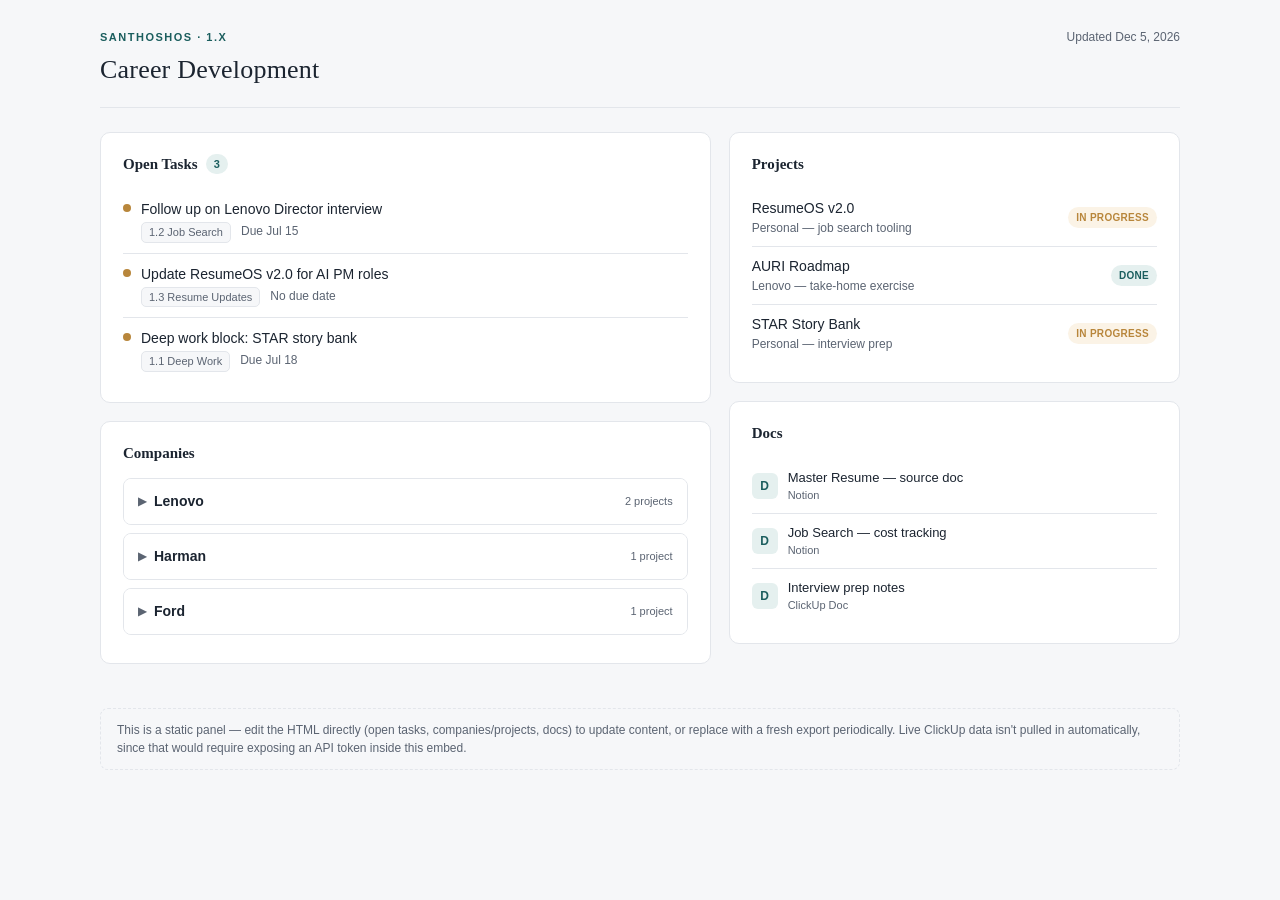
<file: automations/html/career_development_landing.html>
<!DOCTYPE html>
<html lang="en">
<head>
<meta charset="UTF-8">
<title>Career Development</title>
<style>
  :root {
    --bg: #F6F7F9;
    --panel: #FFFFFF;
    --ink: #1B2430;
    --ink-soft: #5B6472;
    --line: #E3E6EB;
    --accent: #1B5E5E;
    --accent-soft: #E5F0EF;
    --amber: #B8863B;
    --amber-soft: #FBF3E6;
    --radius: 10px;
    --font-display: Georgia, 'Iowan Old Style', 'Palatino Linotype', serif;
    --font-body: -apple-system, BlinkMacSystemFont, 'Segoe UI', Helvetica, Arial, sans-serif;
  }
  * { box-sizing: border-box; }
  body {
    margin: 0;
    background: var(--bg);
    color: var(--ink);
    font-family: var(--font-body);
    font-size: 14px;
    line-height: 1.5;
    padding: 28px;
  }
  .wrap { max-width: 1080px; margin: 0 auto; }

  header.page-head {
    display: flex;
    align-items: baseline;
    justify-content: space-between;
    margin-bottom: 24px;
    padding-bottom: 18px;
    border-bottom: 1px solid var(--line);
  }
  header.page-head h1 {
    font-family: var(--font-display);
    font-weight: 400;
    font-size: 26px;
    letter-spacing: 0.2px;
    margin: 0;
    color: var(--ink);
  }
  header.page-head .eyebrow {
    font-size: 11px;
    letter-spacing: 1.5px;
    text-transform: uppercase;
    color: var(--accent);
    font-weight: 600;
    display: block;
    margin-bottom: 4px;
  }
  header.page-head .stamp {
    font-size: 12px;
    color: var(--ink-soft);
    font-variant-numeric: tabular-nums;
  }

  .grid {
    display: grid;
    grid-template-columns: 1.15fr 0.85fr;
    gap: 18px;
  }
  @media (max-width: 760px) {
    .grid { grid-template-columns: 1fr; }
  }

  .panel {
    background: var(--panel);
    border: 1px solid var(--line);
    border-radius: var(--radius);
    padding: 20px 22px;
    margin-bottom: 18px;
  }
  .panel h2 {
    font-family: var(--font-display);
    font-size: 15px;
    font-weight: 700;
    margin: 0 0 14px 0;
    display: flex;
    align-items: center;
    gap: 8px;
    color: var(--ink);
  }
  .panel h2 .count {
    font-family: var(--font-body);
    font-weight: 600;
    font-size: 11px;
    color: var(--accent);
    background: var(--accent-soft);
    padding: 2px 8px;
    border-radius: 100px;
  }

  /* --- Open Tasks --- */
  .task-row {
    display: flex;
    align-items: flex-start;
    gap: 10px;
    padding: 10px 0;
    border-bottom: 1px solid var(--line);
  }
  .task-row:last-child { border-bottom: none; }
  .task-dot {
    width: 8px; height: 8px; border-radius: 50%;
    background: var(--amber);
    margin-top: 5px;
    flex-shrink: 0;
  }
  .task-dot.done { background: #8FAF8F; }
  .task-body { flex: 1; min-width: 0; }
  .task-name { font-weight: 500; color: var(--ink); }
  .task-meta {
    font-size: 12px; color: var(--ink-soft); margin-top: 2px;
    display: flex; gap: 10px; flex-wrap: wrap;
  }
  .task-meta .tag {
    background: var(--bg);
    border: 1px solid var(--line);
    padding: 1px 7px;
    border-radius: 5px;
    font-size: 11px;
  }
  .empty-note {
    font-size: 12px; color: var(--ink-soft); font-style: italic;
    padding: 8px 0;
  }

  /* --- Companies (collapsible) --- */
  .company {
    border: 1px solid var(--line);
    border-radius: 8px;
    margin-bottom: 8px;
    overflow: hidden;
  }
  .company summary {
    list-style: none;
    cursor: pointer;
    padding: 12px 14px;
    display: flex;
    align-items: center;
    justify-content: space-between;
    font-weight: 600;
    background: var(--panel);
    transition: background 0.15s ease;
  }
  .company summary:hover { background: var(--bg); }
  .company summary::-webkit-details-marker { display: none; }
  .company summary .chev {
    font-size: 11px;
    color: var(--ink-soft);
    transition: transform 0.18s ease;
  }
  .company[open] summary .chev { transform: rotate(90deg); }
  .company summary .co-name { display: flex; align-items: center; gap: 8px; }
  .company summary .co-count {
    font-size: 11px; font-weight: 500; color: var(--ink-soft);
  }
  .project-list {
    padding: 4px 14px 12px 14px;
    background: var(--bg);
  }
  .project-item {
    padding: 8px 0 8px 18px;
    border-bottom: 1px solid var(--line);
    position: relative;
  }
  .project-item:last-child { border-bottom: none; }
  .project-item::before {
    content: "";
    position: absolute;
    left: 4px; top: 15px;
    width: 6px; height: 1px;
    background: var(--ink-soft);
  }
  .project-item .p-name { font-weight: 500; }
  .project-item .p-role { font-size: 12px; color: var(--ink-soft); }

  /* --- Projects (flat) --- */
  .project-flat {
    display: flex;
    justify-content: space-between;
    align-items: center;
    padding: 9px 0;
    border-bottom: 1px solid var(--line);
  }
  .project-flat:last-child { border-bottom: none; }
  .project-flat .p-title { font-weight: 500; }
  .project-flat .p-co { font-size: 12px; color: var(--ink-soft); }
  .status-pill {
    font-size: 10px;
    font-weight: 600;
    letter-spacing: 0.3px;
    text-transform: uppercase;
    padding: 3px 8px;
    border-radius: 100px;
    background: var(--amber-soft);
    color: var(--amber);
    white-space: nowrap;
  }
  .status-pill.complete { background: var(--accent-soft); color: var(--accent); }

  /* --- Docs --- */
  .doc-link {
    display: flex;
    align-items: center;
    gap: 10px;
    padding: 9px 0;
    border-bottom: 1px solid var(--line);
    text-decoration: none;
    color: var(--ink);
  }
  .doc-link:last-child { border-bottom: none; }
  .doc-icon {
    width: 26px; height: 26px;
    border-radius: 6px;
    background: var(--accent-soft);
    color: var(--accent);
    display: flex; align-items: center; justify-content: center;
    font-size: 12px; font-weight: 700;
    flex-shrink: 0;
  }
  .doc-title { font-weight: 500; font-size: 13px; }
  .doc-sub { font-size: 11px; color: var(--ink-soft); }

  .edit-note {
    margin-top: 26px;
    padding: 12px 16px;
    border: 1px dashed var(--line);
    border-radius: 8px;
    font-size: 12px;
    color: var(--ink-soft);
  }
</style>
</head>
<body>
<div class="wrap">

  <header class="page-head">
    <div>
      <span class="eyebrow">santhoshOS · 1.x</span>
      <h1>Career Development</h1>
    </div>
    <div class="stamp" id="stamp"></div>
  </header>

  <div class="grid">

    <!-- LEFT COLUMN -->
    <div>
      <div class="panel">
        <h2>Open Tasks <span class="count" id="open-count">0</span></h2>
        <div id="open-tasks-list">
          <!-- Sample rows — replace with your real open items -->
          <div class="task-row">
            <div class="task-dot"></div>
            <div class="task-body">
              <div class="task-name">Follow up on Lenovo Director interview</div>
              <div class="task-meta"><span class="tag">1.2 Job Search</span><span>Due Jul 15</span></div>
            </div>
          </div>
          <div class="task-row">
            <div class="task-dot"></div>
            <div class="task-body">
              <div class="task-name">Update ResumeOS v2.0 for AI PM roles</div>
              <div class="task-meta"><span class="tag">1.3 Resume Updates</span><span>No due date</span></div>
            </div>
          </div>
          <div class="task-row">
            <div class="task-dot"></div>
            <div class="task-body">
              <div class="task-name">Deep work block: STAR story bank</div>
              <div class="task-meta"><span class="tag">1.1 Deep Work</span><span>Due Jul 18</span></div>
            </div>
          </div>
        </div>
      </div>

      <div class="panel">
        <h2>Companies</h2>
        <details class="company">
          <summary>
            <span class="co-name"><span class="chev">▶</span> Lenovo</span>
            <span class="co-count">2 projects</span>
          </summary>
          <div class="project-list">
            <div class="project-item">
              <div class="p-name">AI Delivery Roadmap — Director candidacy</div>
              <div class="p-role">Interview process, 2026</div>
            </div>
            <div class="project-item">
              <div class="p-name">AURI — santhoshOS Roadmap presentation</div>
              <div class="p-role">Take-home exercise</div>
            </div>
          </div>
        </details>
        <details class="company">
          <summary>
            <span class="co-name"><span class="chev">▶</span> Harman</span>
            <span class="co-count">1 project</span>
          </summary>
          <div class="project-list">
            <div class="project-item">
              <div class="p-name">Automotive infotainment PM engagement</div>
              <div class="p-role">Program management</div>
            </div>
          </div>
        </details>
        <details class="company">
          <summary>
            <span class="co-name"><span class="chev">▶</span> Ford</span>
            <span class="co-count">1 project</span>
          </summary>
          <div class="project-list">
            <div class="project-item">
              <div class="p-name">Infotainment program management</div>
              <div class="p-role">Technical Program Manager</div>
            </div>
          </div>
        </details>
      </div>
    </div>

    <!-- RIGHT COLUMN -->
    <div>
      <div class="panel">
        <h2>Projects</h2>
        <div class="project-flat">
          <div>
            <div class="p-title">ResumeOS v2.0</div>
            <div class="p-co">Personal — job search tooling</div>
          </div>
          <span class="status-pill">In Progress</span>
        </div>
        <div class="project-flat">
          <div>
            <div class="p-title">AURI Roadmap</div>
            <div class="p-co">Lenovo — take-home exercise</div>
          </div>
          <span class="status-pill complete">Done</span>
        </div>
        <div class="project-flat">
          <div>
            <div class="p-title">STAR Story Bank</div>
            <div class="p-co">Personal — interview prep</div>
          </div>
          <span class="status-pill">In Progress</span>
        </div>
      </div>

      <div class="panel">
        <h2>Docs</h2>
        <a class="doc-link" href="#">
          <div class="doc-icon">D</div>
          <div>
            <div class="doc-title">Master Resume — source doc</div>
            <div class="doc-sub">Notion</div>
          </div>
        </a>
        <a class="doc-link" href="#">
          <div class="doc-icon">D</div>
          <div>
            <div class="doc-title">Job Search — cost tracking</div>
            <div class="doc-sub">Notion</div>
          </div>
        </a>
        <a class="doc-link" href="#">
          <div class="doc-icon">D</div>
          <div>
            <div class="doc-title">Interview prep notes</div>
            <div class="doc-sub">ClickUp Doc</div>
          </div>
        </a>
      </div>
    </div>

  </div>

  <div class="edit-note">
    This is a static panel — edit the HTML directly (open tasks, companies/projects,
    docs) to update content, or replace with a fresh export periodically. Live
    ClickUp data isn't pulled in automatically, since that would require exposing
    an API token inside this embed.
  </div>

</div>

<script>
  // Update the "open tasks" count automatically based on how many rows exist
  document.getElementById('open-count').textContent =
    document.querySelectorAll('#open-tasks-list .task-row').length;

  // Timestamp so you can see at a glance how stale this snapshot is
  document.getElementById('stamp').textContent =
    'Updated ' + new Date().toLocaleDateString('en-US', { month: 'short', day: 'numeric', year: 'numeric' });
</script>

</body>
</html>
</file>
